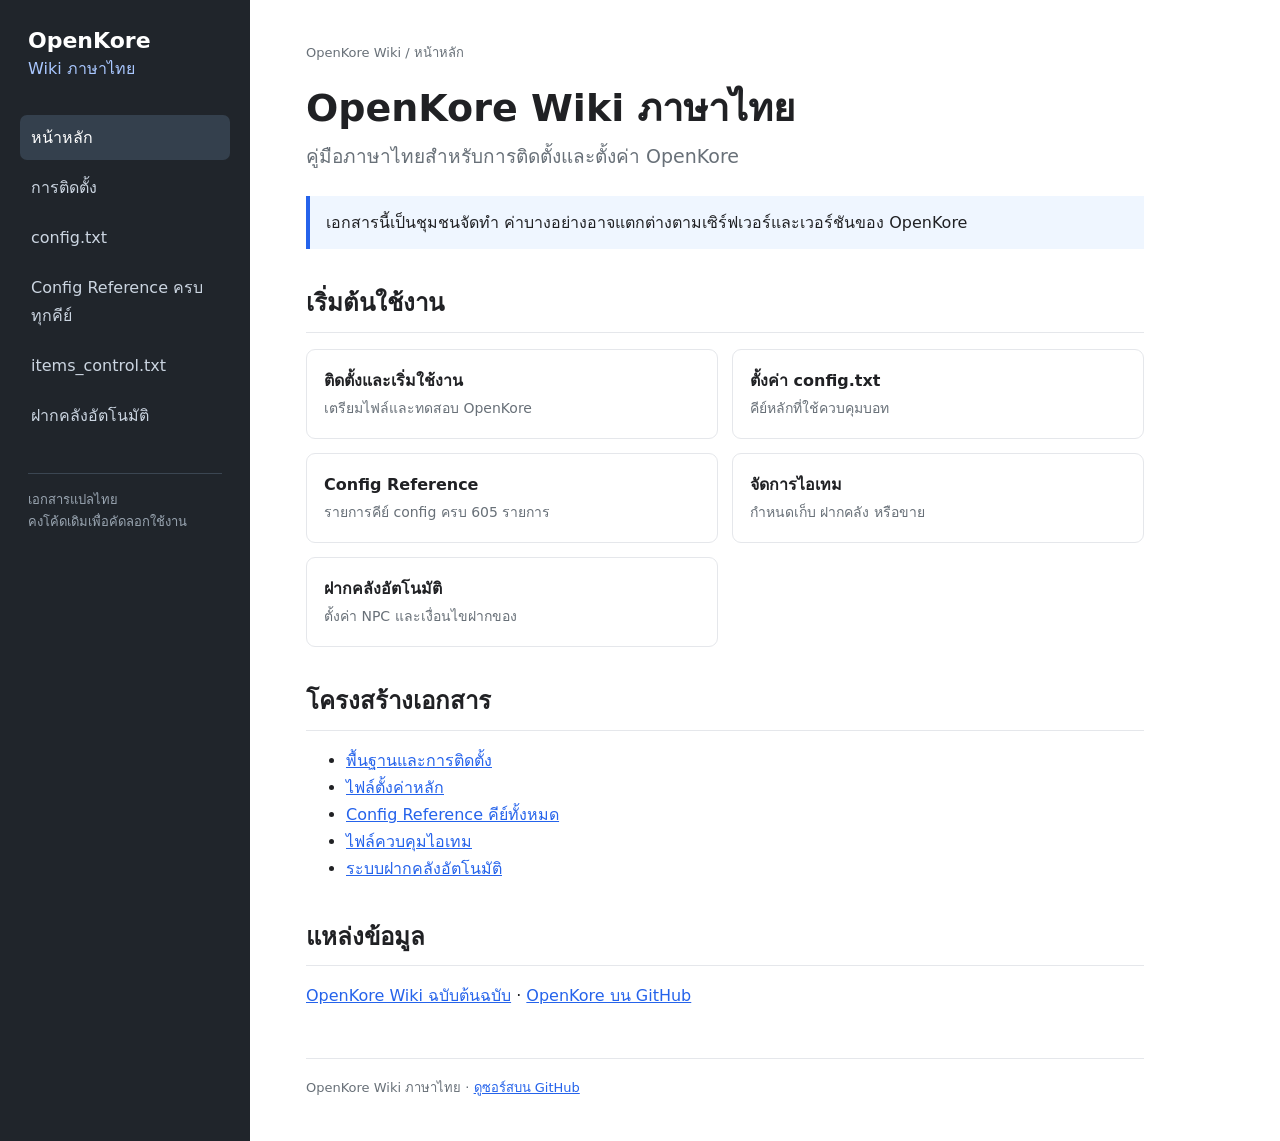
<file: index.html>
﻿<!doctype html>
<html lang="th">
<head>
  <meta charset="utf-8">
  <meta name="viewport" content="width=device-width, initial-scale=1">
  <title>OpenKore Wiki ภาษาไทย</title>
  <link rel="stylesheet" href="wiki/style.css">
</head>
<body>
  <div class="layout">
    <aside class="sidebar">
      <a class="brand" href="index.html">OpenKore<br><span>Wiki ภาษาไทย</span></a>
      <nav>
        <a class="active" href="index.html">หน้าหลัก</a>
        <a href="wiki/install.html">การติดตั้ง</a>
        <a href="wiki/config.html">config.txt</a>
        <a href="wiki/config-reference.html">Config Reference ครบทุกคีย์</a>
        <a href="wiki/items-control.html">items_control.txt</a>
        <a href="wiki/storage-auto.html">ฝากคลังอัตโนมัติ</a>
      </nav>
      <div class="side-note">เอกสารแปลไทย<br>คงโค้ดเดิมเพื่อคัดลอกใช้งาน</div>
    </aside>
    <main class="content">
      <div class="crumb">OpenKore Wiki / หน้าหลัก</div>
      <h1>OpenKore Wiki ภาษาไทย</h1>
      <p class="lead">คู่มือภาษาไทยสำหรับการติดตั้งและตั้งค่า OpenKore</p>
      <div class="notice">เอกสารนี้เป็นชุมชนจัดทำ ค่าบางอย่างอาจแตกต่างตามเซิร์ฟเวอร์และเวอร์ชันของ OpenKore</div>
      <h2>เริ่มต้นใช้งาน</h2>
      <div class="cards">
        <a href="wiki/install.html"><strong>ติดตั้งและเริ่มใช้งาน</strong><span>เตรียมไฟล์และทดสอบ OpenKore</span></a>
        <a href="wiki/config.html"><strong>ตั้งค่า config.txt</strong><span>คีย์หลักที่ใช้ควบคุมบอท</span></a>
        <a href="wiki/config-reference.html"><strong>Config Reference</strong><span>รายการคีย์ config ครบ 605 รายการ</span></a>
        <a href="wiki/items-control.html"><strong>จัดการไอเทม</strong><span>กำหนดเก็บ ฝากคลัง หรือขาย</span></a>
        <a href="wiki/storage-auto.html"><strong>ฝากคลังอัตโนมัติ</strong><span>ตั้งค่า NPC และเงื่อนไขฝากของ</span></a>
      </div>
      <h2>โครงสร้างเอกสาร</h2>
      <ul>
        <li><a href="wiki/install.html">พื้นฐานและการติดตั้ง</a></li>
        <li><a href="wiki/config.html">ไฟล์ตั้งค่าหลัก</a></li>
        <li><a href="wiki/config-reference.html">Config Reference คีย์ทั้งหมด</a></li>
        <li><a href="wiki/items-control.html">ไฟล์ควบคุมไอเทม</a></li>
        <li><a href="wiki/storage-auto.html">ระบบฝากคลังอัตโนมัติ</a></li>
      </ul>
      <h2>แหล่งข้อมูล</h2>
      <p><a href="https://www.openkore.com/wiki/">OpenKore Wiki ฉบับต้นฉบับ</a> · <a href="https://github.com/OpenKore/openkore">OpenKore บน GitHub</a></p>
      <footer>OpenKore Wiki ภาษาไทย · <a href="https://github.com/SuperCodeTH/openkore-wiki-th">ดูซอร์สบน GitHub</a></footer>
    </main>
  </div>
</body>
</html>
</file>
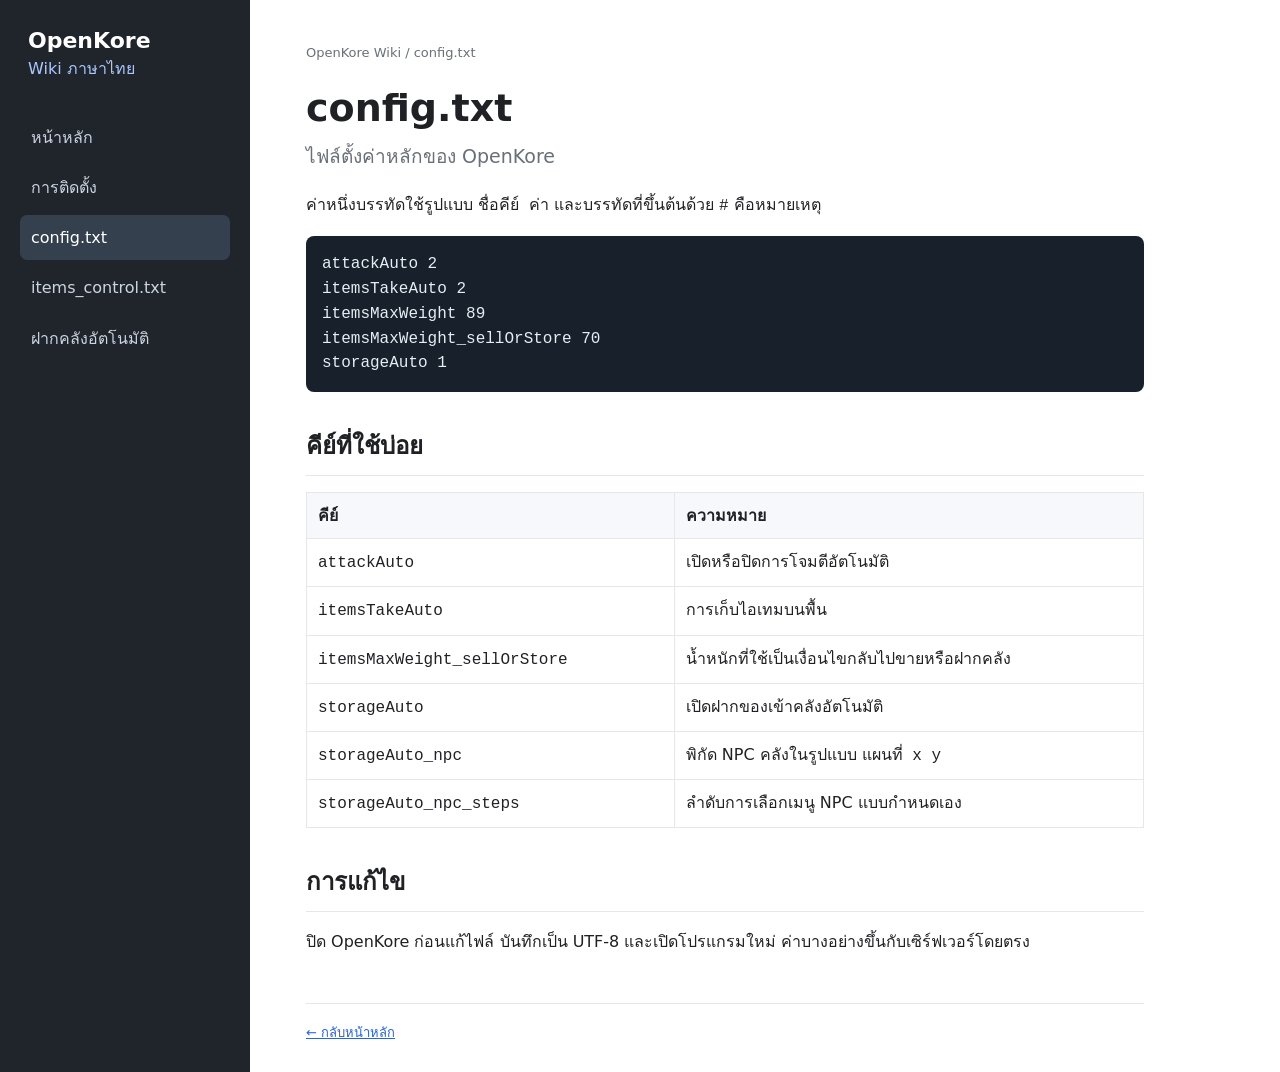
<file: wiki/config.html>
<!doctype html><html lang="th"><head><meta charset="utf-8"><meta name="viewport" content="width=device-width, initial-scale=1"><title>config.txt · OpenKore Wiki ภาษาไทย</title><link rel="stylesheet" href="style.css"></head><body><div class="layout"><aside class="sidebar"><a class="brand" href="../index.html">OpenKore<br><span>Wiki ภาษาไทย</span></a><nav><a href="../index.html">หน้าหลัก</a><a href="install.html">การติดตั้ง</a><a class="active" href="config.html">config.txt</a><a href="items-control.html">items_control.txt</a><a href="storage-auto.html">ฝากคลังอัตโนมัติ</a></nav></aside><main class="content"><div class="crumb">OpenKore Wiki / config.txt</div><h1>config.txt</h1><p class="lead">ไฟล์ตั้งค่าหลักของ OpenKore</p><p>ค่าหนึ่งบรรทัดใช้รูปแบบ <code>ชื่อคีย์ ค่า</code> และบรรทัดที่ขึ้นต้นด้วย <code>#</code> คือหมายเหตุ</p><pre>attackAuto 2
itemsTakeAuto 2
itemsMaxWeight 89
itemsMaxWeight_sellOrStore 70
storageAuto 1</pre><h2>คีย์ที่ใช้บ่อย</h2><table><tr><th>คีย์</th><th>ความหมาย</th></tr><tr><td><code>attackAuto</code></td><td>เปิดหรือปิดการโจมตีอัตโนมัติ</td></tr><tr><td><code>itemsTakeAuto</code></td><td>การเก็บไอเทมบนพื้น</td></tr><tr><td><code>itemsMaxWeight_sellOrStore</code></td><td>น้ำหนักที่ใช้เป็นเงื่อนไขกลับไปขายหรือฝากคลัง</td></tr><tr><td><code>storageAuto</code></td><td>เปิดฝากของเข้าคลังอัตโนมัติ</td></tr><tr><td><code>storageAuto_npc</code></td><td>พิกัด NPC คลังในรูปแบบ <code>แผนที่ x y</code></td></tr><tr><td><code>storageAuto_npc_steps</code></td><td>ลำดับการเลือกเมนู NPC แบบกำหนดเอง</td></tr></table><h2>การแก้ไข</h2><p>ปิด OpenKore ก่อนแก้ไฟล์ บันทึกเป็น UTF-8 และเปิดโปรแกรมใหม่ ค่าบางอย่างขึ้นกับเซิร์ฟเวอร์โดยตรง</p><footer><a href="../index.html">← กลับหน้าหลัก</a></footer></main></div></body></html>
</file>
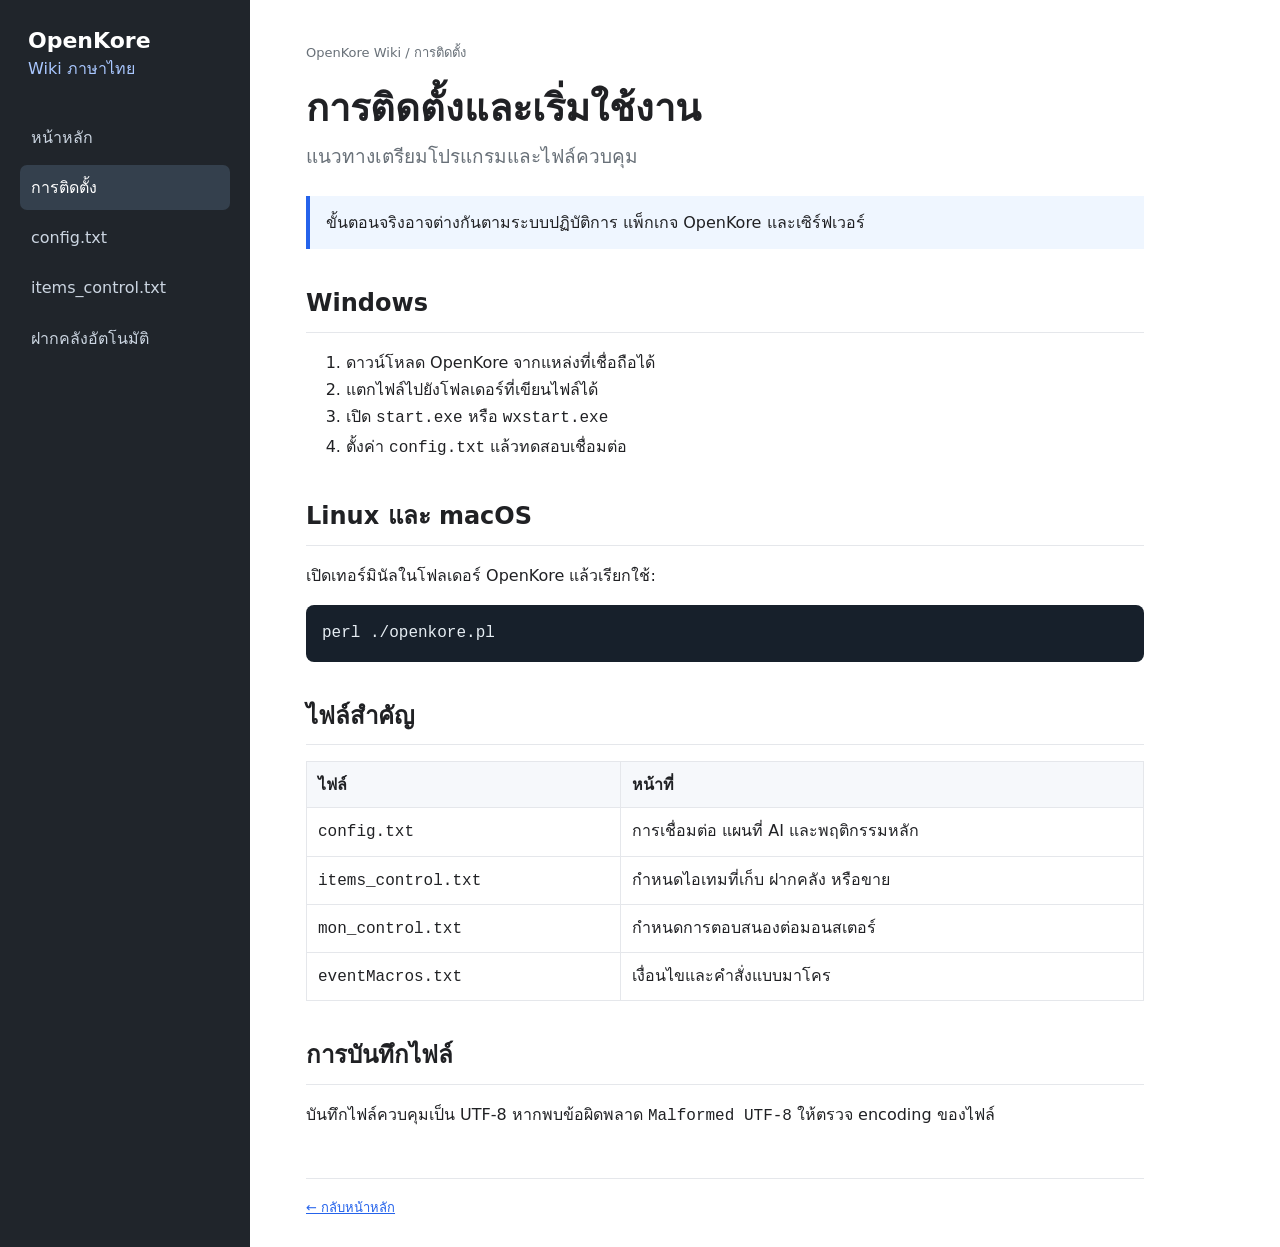
<file: wiki/install.html>
<!doctype html><html lang="th"><head><meta charset="utf-8"><meta name="viewport" content="width=device-width, initial-scale=1"><title>การติดตั้ง · OpenKore Wiki ภาษาไทย</title><link rel="stylesheet" href="style.css"></head><body><div class="layout"><aside class="sidebar"><a class="brand" href="../index.html">OpenKore<br><span>Wiki ภาษาไทย</span></a><nav><a href="../index.html">หน้าหลัก</a><a class="active" href="install.html">การติดตั้ง</a><a href="config.html">config.txt</a><a href="items-control.html">items_control.txt</a><a href="storage-auto.html">ฝากคลังอัตโนมัติ</a></nav></aside><main class="content"><div class="crumb">OpenKore Wiki / การติดตั้ง</div><h1>การติดตั้งและเริ่มใช้งาน</h1><p class="lead">แนวทางเตรียมโปรแกรมและไฟล์ควบคุม</p><div class="notice">ขั้นตอนจริงอาจต่างกันตามระบบปฏิบัติการ แพ็กเกจ OpenKore และเซิร์ฟเวอร์</div><h2>Windows</h2><ol><li>ดาวน์โหลด OpenKore จากแหล่งที่เชื่อถือได้</li><li>แตกไฟล์ไปยังโฟลเดอร์ที่เขียนไฟล์ได้</li><li>เปิด <code>start.exe</code> หรือ <code>wxstart.exe</code></li><li>ตั้งค่า <code>config.txt</code> แล้วทดสอบเชื่อมต่อ</li></ol><h2>Linux และ macOS</h2><p>เปิดเทอร์มินัลในโฟลเดอร์ OpenKore แล้วเรียกใช้:</p><pre>perl ./openkore.pl</pre><h2>ไฟล์สำคัญ</h2><table><tr><th>ไฟล์</th><th>หน้าที่</th></tr><tr><td><code>config.txt</code></td><td>การเชื่อมต่อ แผนที่ AI และพฤติกรรมหลัก</td></tr><tr><td><code>items_control.txt</code></td><td>กำหนดไอเทมที่เก็บ ฝากคลัง หรือขาย</td></tr><tr><td><code>mon_control.txt</code></td><td>กำหนดการตอบสนองต่อมอนสเตอร์</td></tr><tr><td><code>eventMacros.txt</code></td><td>เงื่อนไขและคำสั่งแบบมาโคร</td></tr></table><h2>การบันทึกไฟล์</h2><p>บันทึกไฟล์ควบคุมเป็น UTF-8 หากพบข้อผิดพลาด <code>Malformed UTF-8</code> ให้ตรวจ encoding ของไฟล์</p><footer><a href="../index.html">← กลับหน้าหลัก</a></footer></main></div></body></html>
</file>
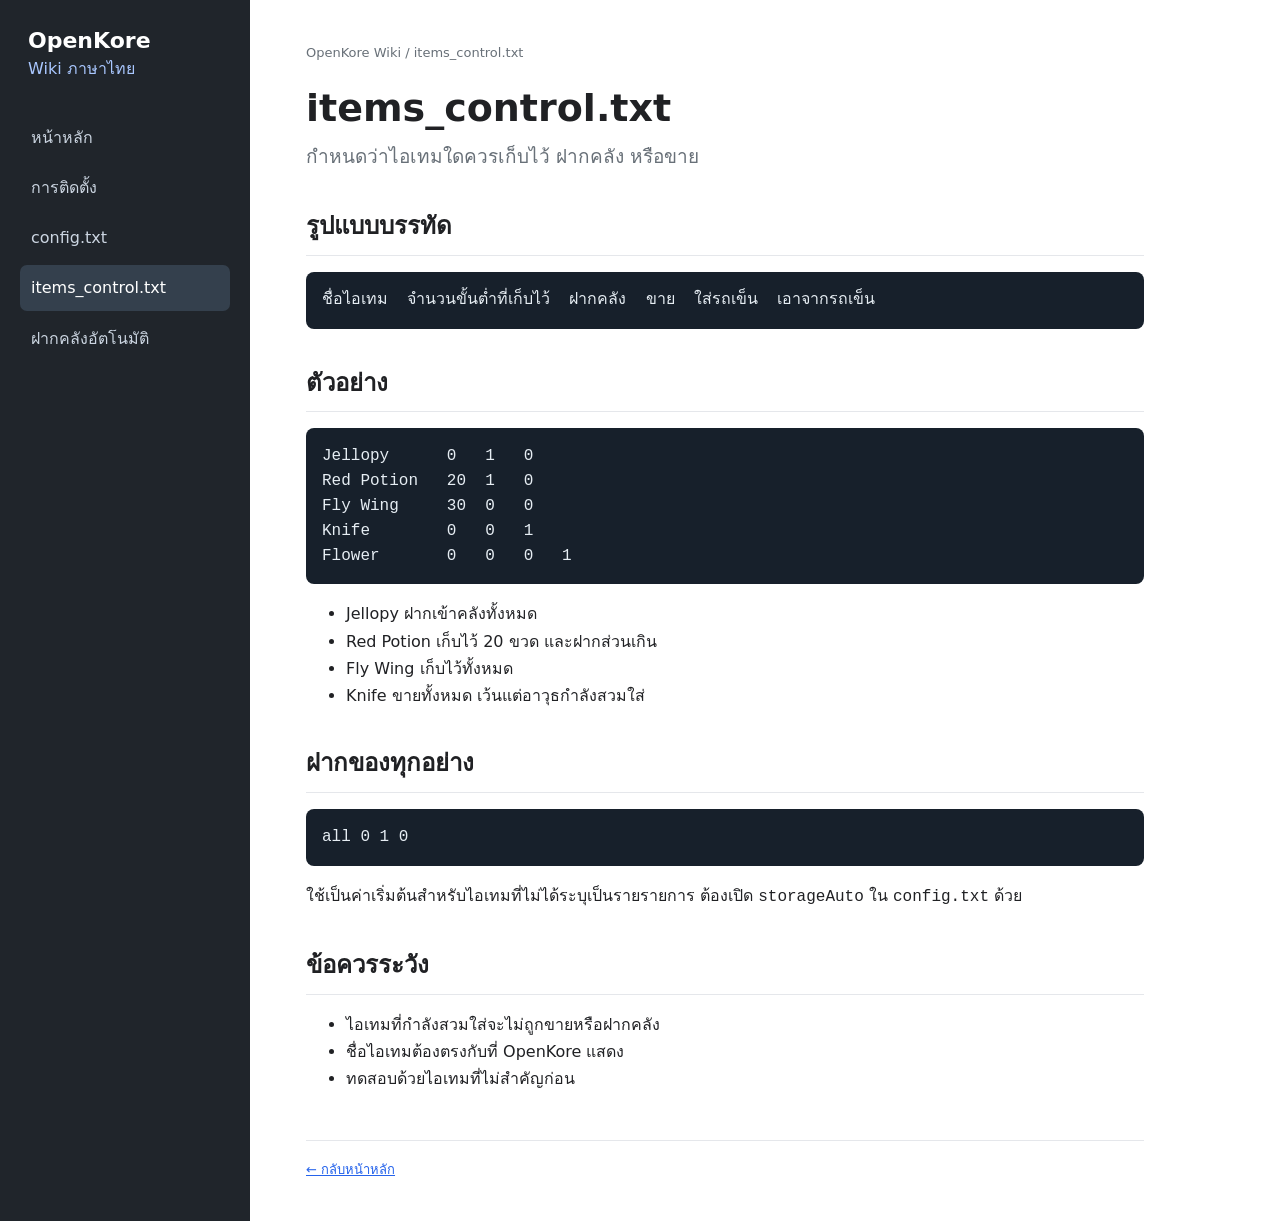
<file: wiki/items-control.html>
<!doctype html><html lang="th"><head><meta charset="utf-8"><meta name="viewport" content="width=device-width, initial-scale=1"><title>items_control.txt · OpenKore Wiki ภาษาไทย</title><link rel="stylesheet" href="style.css"></head><body><div class="layout"><aside class="sidebar"><a class="brand" href="../index.html">OpenKore<br><span>Wiki ภาษาไทย</span></a><nav><a href="../index.html">หน้าหลัก</a><a href="install.html">การติดตั้ง</a><a href="config.html">config.txt</a><a class="active" href="items-control.html">items_control.txt</a><a href="storage-auto.html">ฝากคลังอัตโนมัติ</a></nav></aside><main class="content"><div class="crumb">OpenKore Wiki / items_control.txt</div><h1>items_control.txt</h1><p class="lead">กำหนดว่าไอเทมใดควรเก็บไว้ ฝากคลัง หรือขาย</p><h2>รูปแบบบรรทัด</h2><pre>ชื่อไอเทม  จำนวนขั้นต่ำที่เก็บไว้  ฝากคลัง  ขาย  ใส่รถเข็น  เอาจากรถเข็น</pre><h2>ตัวอย่าง</h2><pre>Jellopy      0   1   0
Red Potion   20  1   0
Fly Wing     30  0   0
Knife        0   0   1
Flower       0   0   0   1</pre><ul><li>Jellopy ฝากเข้าคลังทั้งหมด</li><li>Red Potion เก็บไว้ 20 ขวด และฝากส่วนเกิน</li><li>Fly Wing เก็บไว้ทั้งหมด</li><li>Knife ขายทั้งหมด เว้นแต่อาวุธกำลังสวมใส่</li></ul><h2>ฝากของทุกอย่าง</h2><pre>all 0 1 0</pre><p>ใช้เป็นค่าเริ่มต้นสำหรับไอเทมที่ไม่ได้ระบุเป็นรายรายการ ต้องเปิด <code>storageAuto</code> ใน <code>config.txt</code> ด้วย</p><h2>ข้อควรระวัง</h2><ul><li>ไอเทมที่กำลังสวมใส่จะไม่ถูกขายหรือฝากคลัง</li><li>ชื่อไอเทมต้องตรงกับที่ OpenKore แสดง</li><li>ทดสอบด้วยไอเทมที่ไม่สำคัญก่อน</li></ul><footer><a href="../index.html">← กลับหน้าหลัก</a></footer></main></div></body></html>
</file>
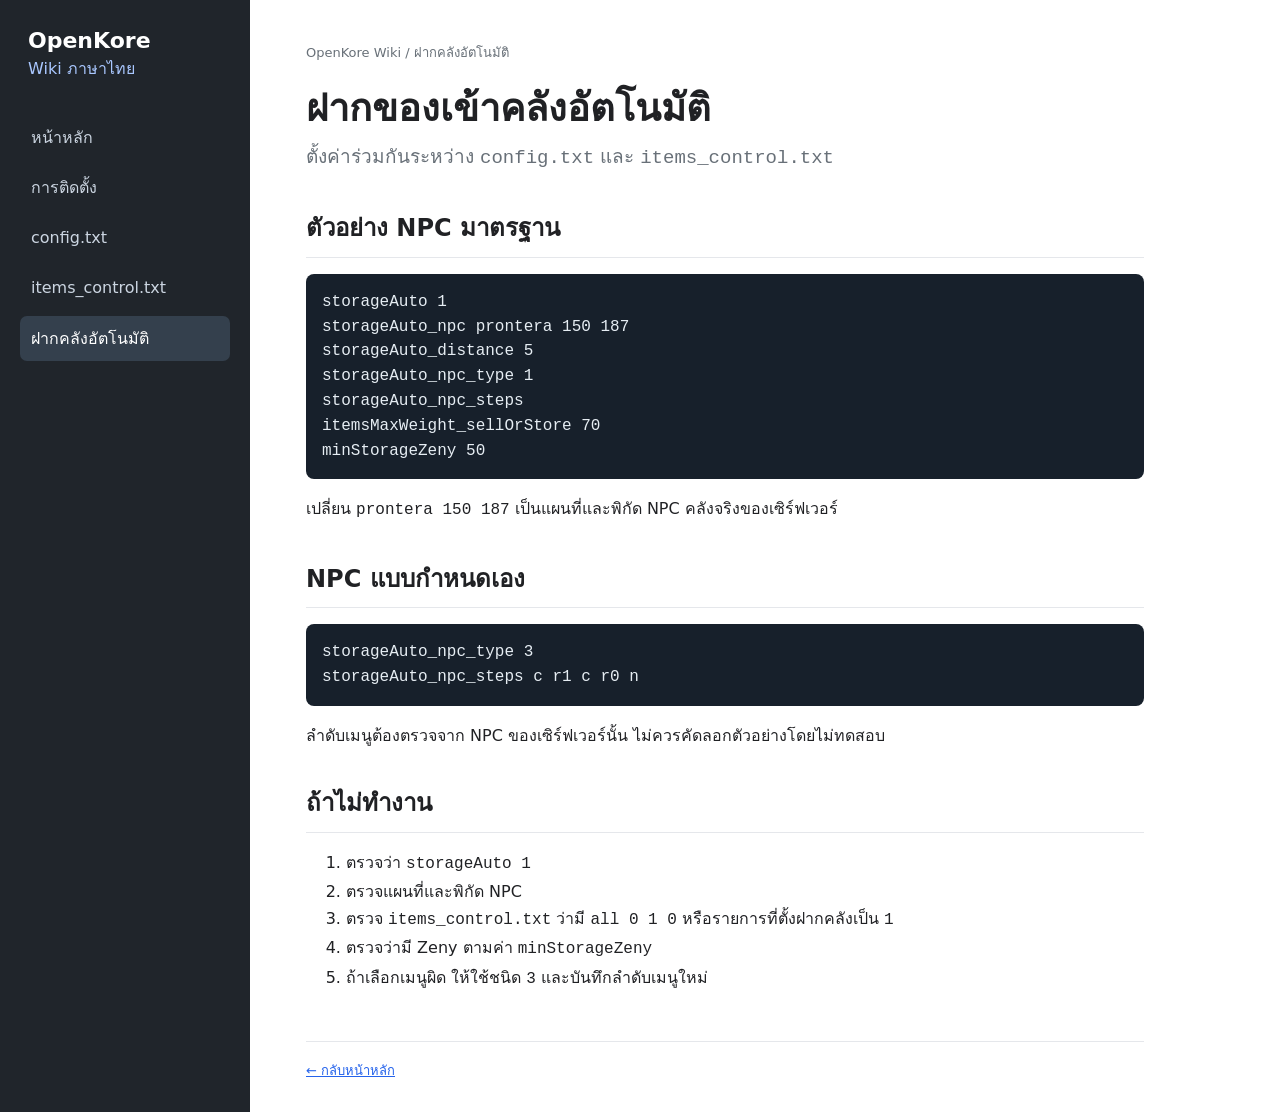
<file: wiki/storage-auto.html>
<!doctype html><html lang="th"><head><meta charset="utf-8"><meta name="viewport" content="width=device-width, initial-scale=1"><title>ฝากคลังอัตโนมัติ · OpenKore Wiki ภาษาไทย</title><link rel="stylesheet" href="style.css"></head><body><div class="layout"><aside class="sidebar"><a class="brand" href="../index.html">OpenKore<br><span>Wiki ภาษาไทย</span></a><nav><a href="../index.html">หน้าหลัก</a><a href="install.html">การติดตั้ง</a><a href="config.html">config.txt</a><a href="items-control.html">items_control.txt</a><a class="active" href="storage-auto.html">ฝากคลังอัตโนมัติ</a></nav></aside><main class="content"><div class="crumb">OpenKore Wiki / ฝากคลังอัตโนมัติ</div><h1>ฝากของเข้าคลังอัตโนมัติ</h1><p class="lead">ตั้งค่าร่วมกันระหว่าง <code>config.txt</code> และ <code>items_control.txt</code></p><h2>ตัวอย่าง NPC มาตรฐาน</h2><pre>storageAuto 1
storageAuto_npc prontera 150 187
storageAuto_distance 5
storageAuto_npc_type 1
storageAuto_npc_steps
itemsMaxWeight_sellOrStore 70
minStorageZeny 50</pre><p>เปลี่ยน <code>prontera 150 187</code> เป็นแผนที่และพิกัด NPC คลังจริงของเซิร์ฟเวอร์</p><h2>NPC แบบกำหนดเอง</h2><pre>storageAuto_npc_type 3
storageAuto_npc_steps c r1 c r0 n</pre><p>ลำดับเมนูต้องตรวจจาก NPC ของเซิร์ฟเวอร์นั้น ไม่ควรคัดลอกตัวอย่างโดยไม่ทดสอบ</p><h2>ถ้าไม่ทำงาน</h2><ol><li>ตรวจว่า <code>storageAuto 1</code></li><li>ตรวจแผนที่และพิกัด NPC</li><li>ตรวจ <code>items_control.txt</code> ว่ามี <code>all 0 1 0</code> หรือรายการที่ตั้งฝากคลังเป็น <code>1</code></li><li>ตรวจว่ามี Zeny ตามค่า <code>minStorageZeny</code></li><li>ถ้าเลือกเมนูผิด ให้ใช้ชนิด <code>3</code> และบันทึกลำดับเมนูใหม่</li></ol><footer><a href="../index.html">← กลับหน้าหลัก</a></footer></main></div></body></html>
</file>
<file: wiki/style.css>
﻿:root{--ink:#202124;--muted:#687078;--line:#e5e7eb;--blue:#2563eb;--soft:#f6f8fb;--side:#20252b}
*{box-sizing:border-box}body{margin:0;color:var(--ink);font:16px/1.7 system-ui,-apple-system,"Segoe UI",sans-serif;background:#fff}.layout{display:flex;min-height:100vh}.sidebar{width:250px;background:var(--side);color:#eef2f7;padding:28px 20px;flex:0 0 250px}.brand{display:block;color:#fff;text-decoration:none;font-size:22px;font-weight:750;line-height:1.2;margin:0 8px 34px}.brand span{color:#a9c7ff;font-size:16px;font-weight:500}.sidebar nav{display:grid;gap:5px}.sidebar nav a{color:#cbd5e1;text-decoration:none;padding:9px 11px;border-radius:7px}.sidebar nav a:hover,.sidebar nav a.active{background:#34404d;color:#fff}.side-note{border-top:1px solid #3b4652;margin:35px 8px 0;padding-top:15px;color:#9aa6b2;font-size:13px}.content{max-width:950px;width:100%;padding:42px 56px}.content.wide{max-width:none;flex:1}.crumb{color:var(--muted);font-size:13px;margin-bottom:22px}h1{font-size:38px;line-height:1.2;margin:0 0 8px}h2{font-size:24px;border-bottom:1px solid var(--line);padding-bottom:8px;margin:34px 0 16px}.lead{font-size:19px;color:var(--muted);margin-top:0}.notice{background:#eff6ff;border-left:4px solid var(--blue);padding:13px 16px;margin:24px 0}.cards{display:grid;grid-template-columns:repeat(2,minmax(0,1fr));gap:14px}.cards a{display:grid;gap:3px;border:1px solid var(--line);border-radius:9px;padding:17px;color:var(--ink);text-decoration:none}.cards a:hover{border-color:#9bb8f8;box-shadow:0 3px 12px #1d4ed80f}.cards span{color:var(--muted);font-size:14px}a{color:var(--blue)}code,pre{font-family:ui-monospace,SFMono-Regular,Consolas,monospace}pre{background:#17202b;color:#e6edf3;border-radius:8px;padding:16px;overflow:auto;line-height:1.55}.table-scroll{overflow-x:auto}table{border-collapse:collapse;width:100%;margin:14px 0;min-width:760px}th,td{border:1px solid var(--line);padding:9px 11px;text-align:left;vertical-align:top}th{background:var(--soft)}footer{border-top:1px solid var(--line);margin-top:48px;padding-top:18px;color:var(--muted);font-size:13px}@media(max-width:720px){.layout{display:block}.sidebar{width:auto}.content{padding:28px 20px}.cards{grid-template-columns:1fr}h1{font-size:30px}}
</file>
